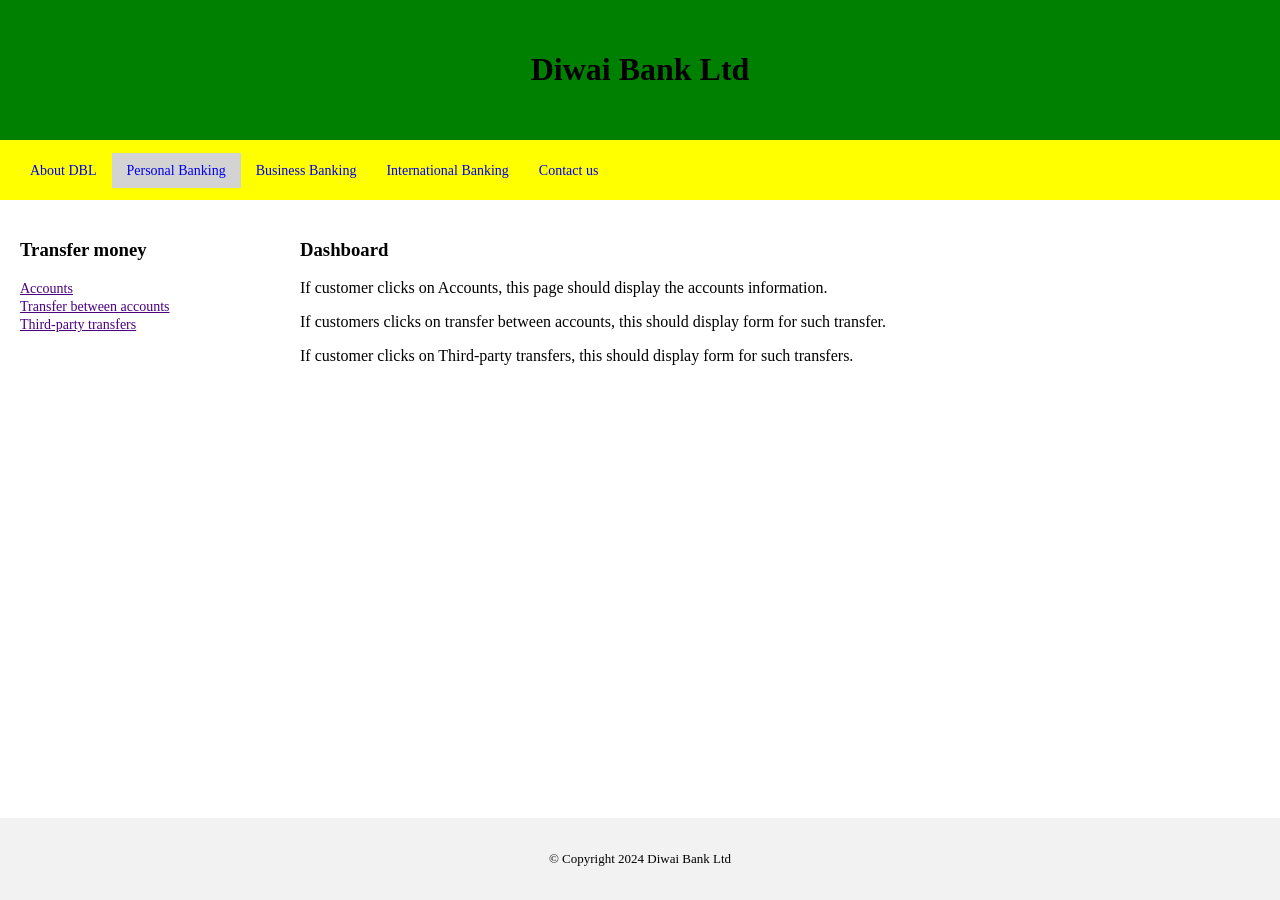
<file: IS312_Lab1_Jasmine Sakopa/Index.html>
<!DOCTYPE html>
<html lang="en">
<head>
    <!-- 
        Author: [Jasmine SAKOPA]
        Date: March 1st, 2026
        Description: IS312 Lab 1 - Diwai Bank Ltd Interface using HTML5 and CSS Grid.
    -->
    <meta charset="UTF-8">
    <meta name="viewport" content="width=device-width, initial-scale=1.0">
    <title>Diwai Bank Ltd - Dashboard</title>
    <link rel="stylesheet" href="style.css">
</head>
<body>

    <div class="main-grid">
        <!-- Header Section (Green) -->
        <header class="header">
            <h1>Diwai Bank Ltd</h1>
        </header>

        <!-- Navigation Section (Yellow) -->
        <nav class="navbar">
            <ul>
                <li><a href="#">About DBL</a></li>
                <li><a href="#"class="active">Personal Banking</a></li>
                <li><a href="#">Business Banking</a></li>
                <li><a href="#">International Banking</a></li>
                <li><a href="#">Contact us</a></li>
            </ul>
        </nav>

        <!-- Content Area: Split into two columns -->
        
            <aside class="sidebar">
                <h3>Transfer money</h3>
                <ul>
                    <li><a href="#">Accounts</a></li>
                    <li><a href="#">Transfer between accounts</a></li>
                    <li><a href="#">Third-party transfers</a></li>
                </ul>
            </aside>

            <main class="dashboard">
                <h3>Dashboard</h3>
                <p>If customer clicks on Accounts, this page should display the accounts information.</p>
                <p>If customers clicks on transfer between accounts, this should display form for such transfer.</p>
                <p>If customer clicks on Third-party transfers, this should display form for such transfers.</p>
            </main>
       

        <!-- Footer Section (Light Gray) -->
        <footer class="footer">
            <p>&copy; Copyright 2024 Diwai Bank Ltd</p>
        </footer>
    </div>

</body>
</html>
</file>
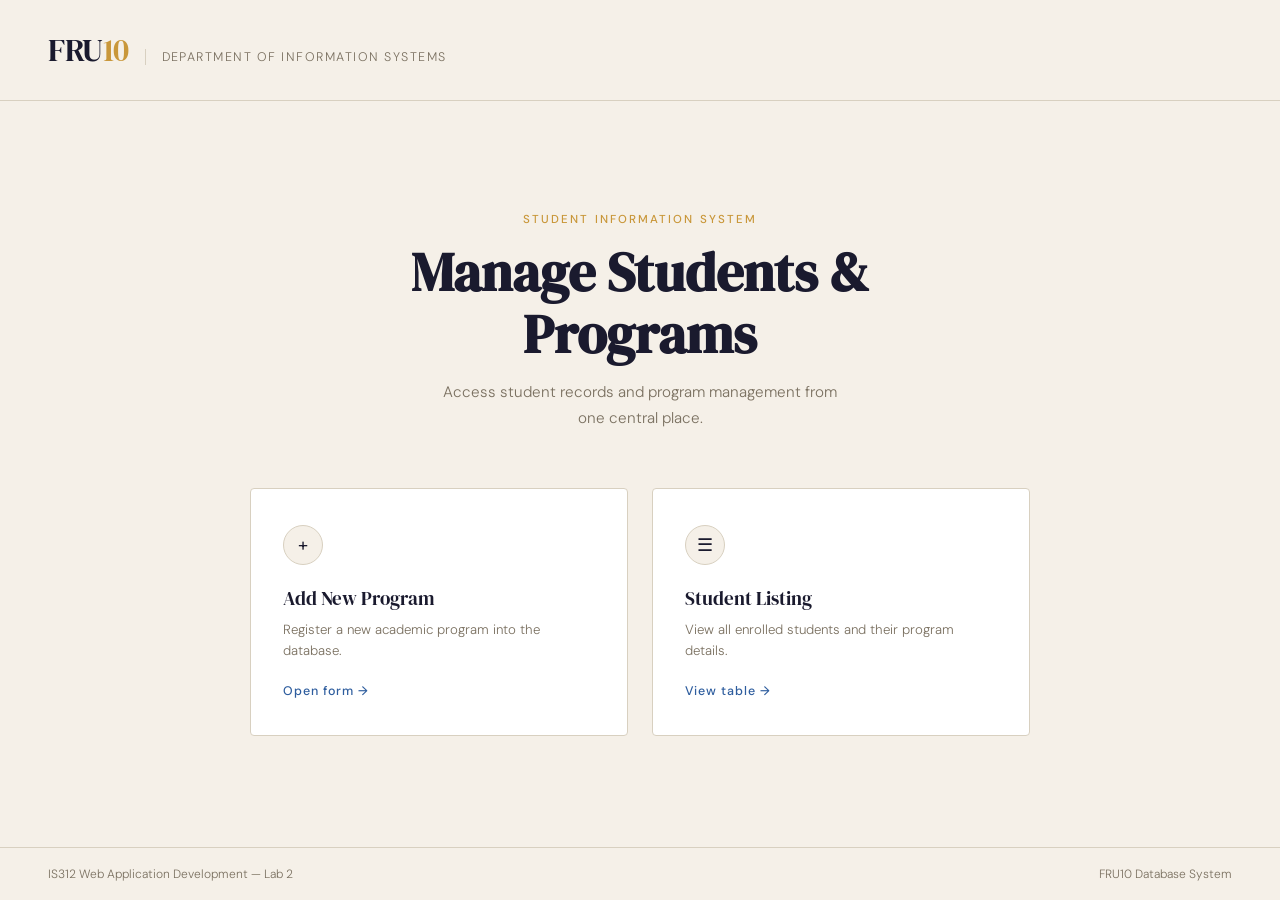
<file: IS312_Lab2_Jasmine Sakopa/FRU10/index.html>
<!--
    Author: [Your Full Name]
    Date:   24th March 2025
    Unit:   IS312 Web Application Development
    File:   index.html - Main navigation page for FRU10 system
-->
<!DOCTYPE html>
<html lang="en">
<head>
    <meta charset="UTF-8">
    <meta name="viewport" content="width=device-width, initial-scale=1.0">
    <title>FRU10 | Student Information System</title>
    <link rel="preconnect" href="https://fonts.googleapis.com">
    <link href="https://fonts.googleapis.com/css2?family=DM+Serif+Display&family=DM+Sans:wght@300;400;500&display=swap" rel="stylesheet">
    <style>
        *, *::before, *::after { box-sizing: border-box; margin: 0; padding: 0; }

        :root {
            --ink:     #1a1a2e;
            --paper:   #f5f0e8;
            --gold:    #c9973a;
            --muted:   #7a7060;
            --accent:  #2e5d9e;
            --line:    #d8d0c0;
        }

        body {
            font-family: 'DM Sans', sans-serif;
            background: var(--paper);
            color: var(--ink);
            min-height: 100vh;
            display: flex;
            flex-direction: column;
        }

        /* ---- Header ---- */
        header {
            border-bottom: 1px solid var(--line);
            padding: 28px 48px;
            display: flex;
            align-items: baseline;
            gap: 16px;
        }
        header .logo {
            font-family: 'DM Serif Display', serif;
            font-size: 2rem;
            color: var(--ink);
            letter-spacing: -0.5px;
        }
        header .logo span { color: var(--gold); }
        header .sub {
            font-size: 0.78rem;
            font-weight: 300;
            color: var(--muted);
            letter-spacing: 0.12em;
            text-transform: uppercase;
            border-left: 1px solid var(--line);
            padding-left: 16px;
        }

        /* ---- Main ---- */
        main {
            flex: 1;
            display: flex;
            flex-direction: column;
            align-items: center;
            justify-content: center;
            padding: 64px 48px;
        }

        .hero-label {
            font-size: 0.72rem;
            font-weight: 500;
            letter-spacing: 0.18em;
            text-transform: uppercase;
            color: var(--gold);
            margin-bottom: 14px;
        }
        h1 {
            font-family: 'DM Serif Display', serif;
            font-size: clamp(2rem, 5vw, 3.4rem);
            line-height: 1.15;
            text-align: center;
            color: var(--ink);
            max-width: 560px;
            margin-bottom: 14px;
        }
        .hero-desc {
            font-size: 0.95rem;
            color: var(--muted);
            font-weight: 300;
            text-align: center;
            max-width: 400px;
            line-height: 1.7;
            margin-bottom: 56px;
        }

        /* ---- Cards ---- */
        .cards {
            display: grid;
            grid-template-columns: repeat(auto-fit, minmax(240px, 1fr));
            gap: 24px;
            width: 100%;
            max-width: 780px;
        }
        .card {
            background: #fff;
            border: 1px solid var(--line);
            border-radius: 4px;
            padding: 36px 32px;
            text-decoration: none;
            color: var(--ink);
            transition: box-shadow 0.2s, transform 0.2s, border-color 0.2s;
            position: relative;
            overflow: hidden;
        }
        .card::before {
            content: '';
            position: absolute;
            top: 0; left: 0;
            width: 3px; height: 100%;
            background: var(--gold);
            transform: scaleY(0);
            transform-origin: bottom;
            transition: transform 0.25s ease;
        }
        .card:hover {
            box-shadow: 0 8px 32px rgba(26,26,46,0.10);
            transform: translateY(-3px);
            border-color: var(--gold);
        }
        .card:hover::before { transform: scaleY(1); }

        .card-icon {
            width: 40px; height: 40px;
            border-radius: 50%;
            background: var(--paper);
            display: flex; align-items: center; justify-content: center;
            font-size: 1.15rem;
            margin-bottom: 20px;
            border: 1px solid var(--line);
        }
        .card h2 {
            font-family: 'DM Serif Display', serif;
            font-size: 1.2rem;
            margin-bottom: 8px;
            font-weight: 400;
        }
        .card p {
            font-size: 0.83rem;
            color: var(--muted);
            line-height: 1.6;
            font-weight: 300;
        }
        .card .arrow {
            margin-top: 22px;
            font-size: 0.78rem;
            font-weight: 500;
            letter-spacing: 0.08em;
            color: var(--accent);
            display: flex;
            align-items: center;
            gap: 6px;
        }

        /* ---- Footer ---- */
        footer {
            border-top: 1px solid var(--line);
            padding: 18px 48px;
            font-size: 0.75rem;
            color: var(--muted);
            display: flex;
            justify-content: space-between;
            font-weight: 300;
        }
    </style>
</head>
<body>

<header>
    <div class="logo">FRU<span>10</span></div>
    <div class="sub">Department of Information Systems</div>
</header>

<main>
    <div class="hero-label">Student Information System</div>
    <h1>Manage Students &amp; Programs</h1>
    <p class="hero-desc">Access student records and program management from one central place.</p>

    <div class="cards">

        <!-- Card 1: Add New Program -->
        <a href="new-program.html" class="card">
            <div class="card-icon">&#43;</div>
            <h2>Add New Program</h2>
            <p>Register a new academic program into the database.</p>
            <div class="arrow">Open form &rarr;</div>
        </a>

        <!-- Card 2: Student Listing -->
        <a href="student-listing.php" class="card">
            <div class="card-icon">&#9776;</div>
            <h2>Student Listing</h2>
            <p>View all enrolled students and their program details.</p>
            <div class="arrow">View table &rarr;</div>
        </a>

    </div>
</main>

<footer>
    <span>IS312 Web Application Development &mdash; Lab 2</span>
    <span>FRU10 Database System</span>
</footer>

</body>
</html>
</file>
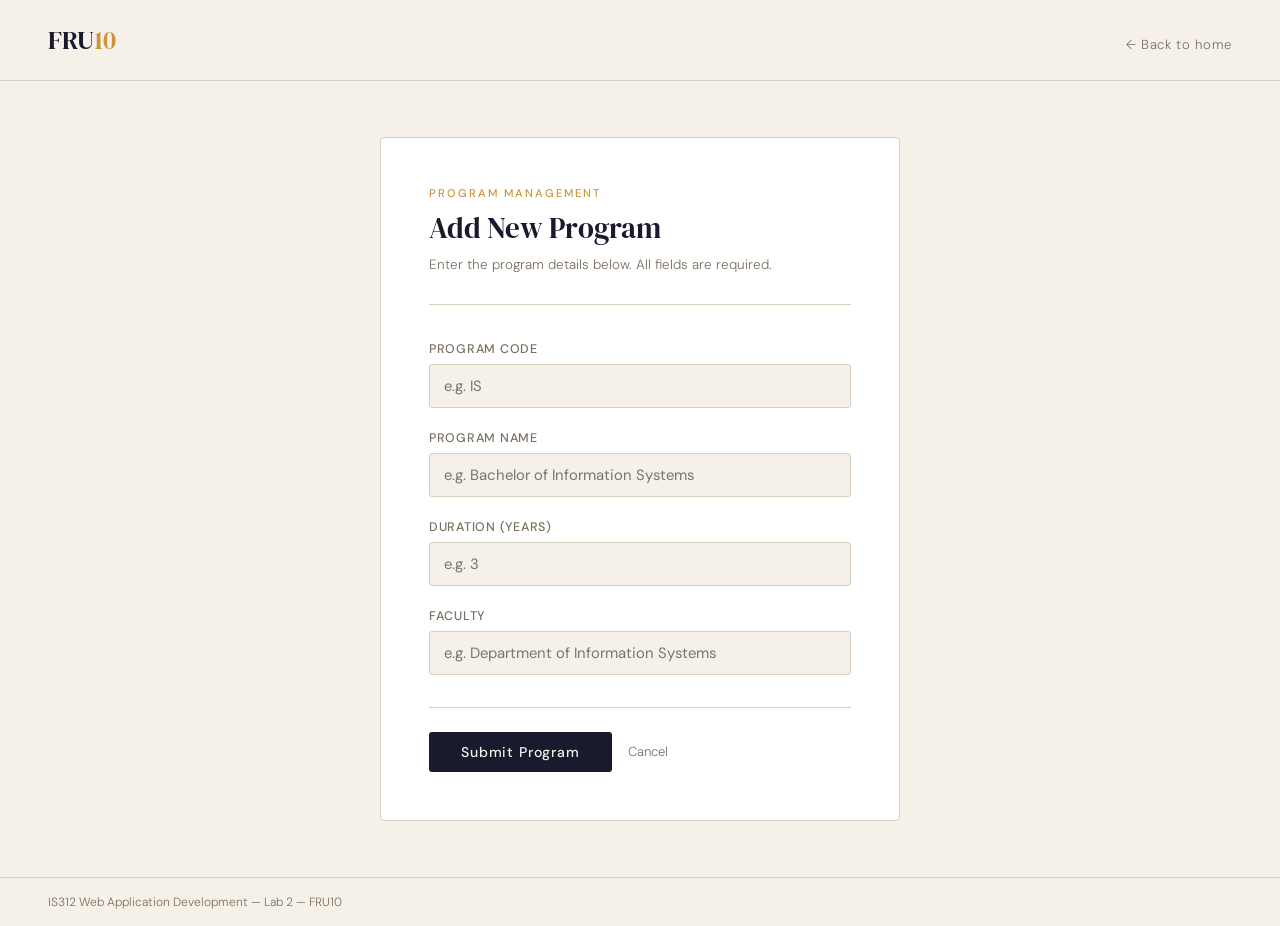
<file: IS312_Lab2_Jasmine Sakopa/FRU10/new-program.html>
<!--
    Author: [Your Full Name]
    Date:   24th March 2025
    Unit:   IS312 Web Application Development
    File:   new-program.html - Form to add a new program to the database
-->
<!DOCTYPE html>
<html lang="en">
<head>
    <meta charset="UTF-8">
    <meta name="viewport" content="width=device-width, initial-scale=1.0">
    <title>FRU10 | Add New Program</title>
    <link rel="preconnect" href="https://fonts.googleapis.com">
    <link href="https://fonts.googleapis.com/css2?family=DM+Serif+Display&family=DM+Sans:wght@300;400;500&display=swap" rel="stylesheet">
    <style>
        *, *::before, *::after { box-sizing: border-box; margin: 0; padding: 0; }

        :root {
            --ink:    #1a1a2e;
            --paper:  #f5f0e8;
            --gold:   #c9973a;
            --muted:  #7a7060;
            --accent: #2e5d9e;
            --line:   #d8d0c0;
            --error:  #c0392b;
            --ok:     #27ae60;
        }

        body {
            font-family: 'DM Sans', sans-serif;
            background: var(--paper);
            color: var(--ink);
            min-height: 100vh;
            display: flex;
            flex-direction: column;
        }

        /* ---- Header ---- */
        header {
            border-bottom: 1px solid var(--line);
            padding: 22px 48px;
            display: flex;
            align-items: baseline;
            gap: 16px;
        }
        header .logo {
            font-family: 'DM Serif Display', serif;
            font-size: 1.6rem;
            color: var(--ink);
            text-decoration: none;
        }
        header .logo span { color: var(--gold); }
        header nav { margin-left: auto; }
        header nav a {
            font-size: 0.82rem;
            color: var(--muted);
            text-decoration: none;
            font-weight: 300;
            letter-spacing: 0.05em;
        }
        header nav a:hover { color: var(--ink); }

        /* ---- Layout ---- */
        main {
            flex: 1;
            display: flex;
            align-items: flex-start;
            justify-content: center;
            padding: 56px 24px;
        }

        .form-card {
            background: #fff;
            border: 1px solid var(--line);
            border-radius: 4px;
            width: 100%;
            max-width: 520px;
            padding: 48px;
        }

        .form-eyebrow {
            font-size: 0.7rem;
            font-weight: 500;
            letter-spacing: 0.18em;
            text-transform: uppercase;
            color: var(--gold);
            margin-bottom: 8px;
        }
        .form-card h1 {
            font-family: 'DM Serif Display', serif;
            font-size: 1.8rem;
            font-weight: 400;
            margin-bottom: 6px;
        }
        .form-card .form-desc {
            font-size: 0.84rem;
            color: var(--muted);
            font-weight: 300;
            line-height: 1.6;
            margin-bottom: 36px;
            padding-bottom: 28px;
            border-bottom: 1px solid var(--line);
        }

        /* ---- Fields ---- */
        .field { margin-bottom: 22px; }
        label {
            display: block;
            font-size: 0.78rem;
            font-weight: 500;
            letter-spacing: 0.06em;
            text-transform: uppercase;
            color: var(--muted);
            margin-bottom: 7px;
        }
        input[type="text"], input[type="number"], select {
            width: 100%;
            padding: 11px 14px;
            border: 1px solid var(--line);
            border-radius: 3px;
            font-family: 'DM Sans', sans-serif;
            font-size: 0.93rem;
            color: var(--ink);
            background: var(--paper);
            transition: border-color 0.15s, background 0.15s;
            outline: none;
            appearance: none;
        }
        input[type="text"]:focus,
        input[type="number"]:focus,
        select:focus {
            border-color: var(--gold);
            background: #fff;
        }
        /* Highlight invalid fields after attempted submit */
        input.invalid, select.invalid {
            border-color: var(--error);
            background: #fff5f5;
        }

        .error-msg {
            font-size: 0.75rem;
            color: var(--error);
            margin-top: 5px;
            display: none;
        }
        .error-msg.visible { display: block; }

        /* ---- Global alert ---- */
        #form-alert {
            display: none;
            padding: 12px 16px;
            border-radius: 3px;
            font-size: 0.84rem;
            margin-bottom: 22px;
            border-left: 3px solid var(--error);
            background: #fff5f5;
            color: var(--error);
        }
        #form-alert.visible { display: block; }

        /* ---- Submit ---- */
        .btn-row {
            display: flex;
            align-items: center;
            gap: 16px;
            margin-top: 32px;
            padding-top: 24px;
            border-top: 1px solid var(--line);
        }
        button[type="submit"] {
            padding: 11px 32px;
            background: var(--ink);
            color: var(--paper);
            border: none;
            border-radius: 3px;
            font-family: 'DM Sans', sans-serif;
            font-size: 0.88rem;
            font-weight: 500;
            letter-spacing: 0.06em;
            cursor: pointer;
            transition: background 0.15s, transform 0.1s;
        }
        button[type="submit"]:hover  { background: var(--accent); }
        button[type="submit"]:active { transform: scale(0.98); }
        .btn-cancel {
            font-size: 0.82rem;
            color: var(--muted);
            text-decoration: none;
            font-weight: 300;
        }
        .btn-cancel:hover { color: var(--ink); }

        /* ---- Footer ---- */
        footer {
            border-top: 1px solid var(--line);
            padding: 16px 48px;
            font-size: 0.75rem;
            color: var(--muted);
            font-weight: 300;
        }
    </style>
</head>
<body>

<header>
    <a href="index.html" class="logo">FRU<span>10</span></a>
    <nav><a href="index.html">&larr; Back to home</a></nav>
</header>

<main>
    <div class="form-card">

        <div class="form-eyebrow">Program Management</div>
        <h1>Add New Program</h1>
        <p class="form-desc">Enter the program details below. All fields are required.</p>

        <!-- Global validation alert -->
        <div id="form-alert">Please fill in all required fields before submitting.</div>

        <!--
            Form submits via POST to add-new-program.php
            JavaScript validates all fields before submission
        -->
        <form id="programForm" action="add-new-program.php" method="POST" novalidate>

            <!-- Program Code -->
            <div class="field">
                <label for="programCode">Program Code</label>
                <input type="text" id="programCode" name="programCode"
                       placeholder="e.g. IS" maxlength="10">
                <span class="error-msg" id="err-programCode">Program code is required.</span>
            </div>

            <!-- Program Name -->
            <div class="field">
                <label for="programName">Program Name</label>
                <input type="text" id="programName" name="programName"
                       placeholder="e.g. Bachelor of Information Systems">
                <span class="error-msg" id="err-programName">Program name is required.</span>
            </div>

            <!-- Duration -->
            <div class="field">
                <label for="duration">Duration (Years)</label>
                <input type="number" id="duration" name="duration"
                       placeholder="e.g. 3" min="1" max="10">
                <span class="error-msg" id="err-duration">Duration is required.</span>
            </div>

            <!-- Faculty -->
            <div class="field">
                <label for="faculty">Faculty</label>
                <input type="text" id="faculty" name="faculty"
                       placeholder="e.g. Department of Information Systems">
                <span class="error-msg" id="err-faculty">Faculty is required.</span>
            </div>

            <div class="btn-row">
                <button type="submit">Submit Program</button>
                <a href="index.html" class="btn-cancel">Cancel</a>
            </div>

        </form>
    </div>
</main>

<footer>IS312 Web Application Development &mdash; Lab 2 &mdash; FRU10</footer>

<script>
    /*
     * validateForm()
     * Checks that every required field has a value before
     * the form is submitted to add-new-program.php.
     * Returns true (allow submit) or false (block submit).
     */
    function validateForm() {

        /* List of field IDs to validate */
        var fields = ['programCode', 'programName', 'duration', 'faculty'];
        var isValid = true;

        /* Clear any previous error states */
        fields.forEach(function(id) {
            document.getElementById(id).classList.remove('invalid');
            document.getElementById('err-' + id).classList.remove('visible');
        });
        document.getElementById('form-alert').classList.remove('visible');

        /* Check each field */
        fields.forEach(function(id) {
            var el  = document.getElementById(id);
            var val = el.value.trim();

            if (val === '') {
                el.classList.add('invalid');
                document.getElementById('err-' + id).classList.add('visible');
                isValid = false;
            }
        });

        /* Show global alert if any field failed */
        if (!isValid) {
            document.getElementById('form-alert').classList.add('visible');
        }

        return isValid;
    }

    /* Attach validation to form submit event */
    document.getElementById('programForm').addEventListener('submit', function(e) {
        if (!validateForm()) {
            e.preventDefault(); /* Stop form from sending if invalid */
        }
    });

    /* Remove error highlight as user types */
    document.querySelectorAll('input, select').forEach(function(el) {
        el.addEventListener('input', function() {
            el.classList.remove('invalid');
            var errEl = document.getElementById('err-' + el.id);
            if (errEl) errEl.classList.remove('visible');
        });
    });
</script>

</body>
</html>
</file>
<file: IS312_Lab1_Jasmine Sakopa/style.css>
/* Author: [Jasmine SAKOPA]
   Date: March 1st, 2026
   Description: External CSS for LAb1 - Styling Navigation, Header, and Footer.
*/

body{
	margin: 0;
	font-family: 'Times New Roman', serif; /*Matching the serif font in the mockup */
}

/* Defining the Grid Layout (Task 2) */
.main-grid{
	display: grid;
	grid-template-columns: 280px 1fr; /* Side width and flexible main content */
	grid-template-rows: auto auto 1fr auto;
	grid-template-areas:
        "header header"
		" nav nav"
		"sidebar dash"
		"footer footer";
	min-height: 100vh;
}

/* Header Styling (Green) */
.header{
	grid-area: header;
	background-color: #008000; /* Requirement 3a */
	text-align: center;
	padding: 30px;
}

/* Navigation Styling (Yellow) */
.navbar{
	grid-area: nav;
	background-color: #FFFF00; /*Requirement 3a */
	padding: 5px 15px
}

.navbar ul {
	list-style: none;
	padding: 0;
	display: flex;
}

.navbar li a {
	text-decoration: none;
	color: #0000EE;
	padding: 10px 15px;
	font-size: 14px;
}

/* Styles for the 'About DBL' active gray box */
.navbar a.active {
	background-color: #D3D3D3;
}

/* Slidebar Styling */
.sidebar {
	grid-area: sidebar;
	padding: 20px;
}

.sidebar ul {
	list-style: none;
	padding: 0;
}

.sidebar a {
	color: #4B0082; /* Purple-ish links from mockup */
	font-size: 14px;
}

/* Main Dashboard Area */
.dashboard {
	grid-area: dash;
	padding: 20px;
}/* Footer Styling (Light Gray) */
.footer {
	grid-area: footer;
	background-color: #F2F2F2; /* Requirement 3a */
	text-align: center;
	padding: 20px;
	font-size: 13px;
}
</file>
